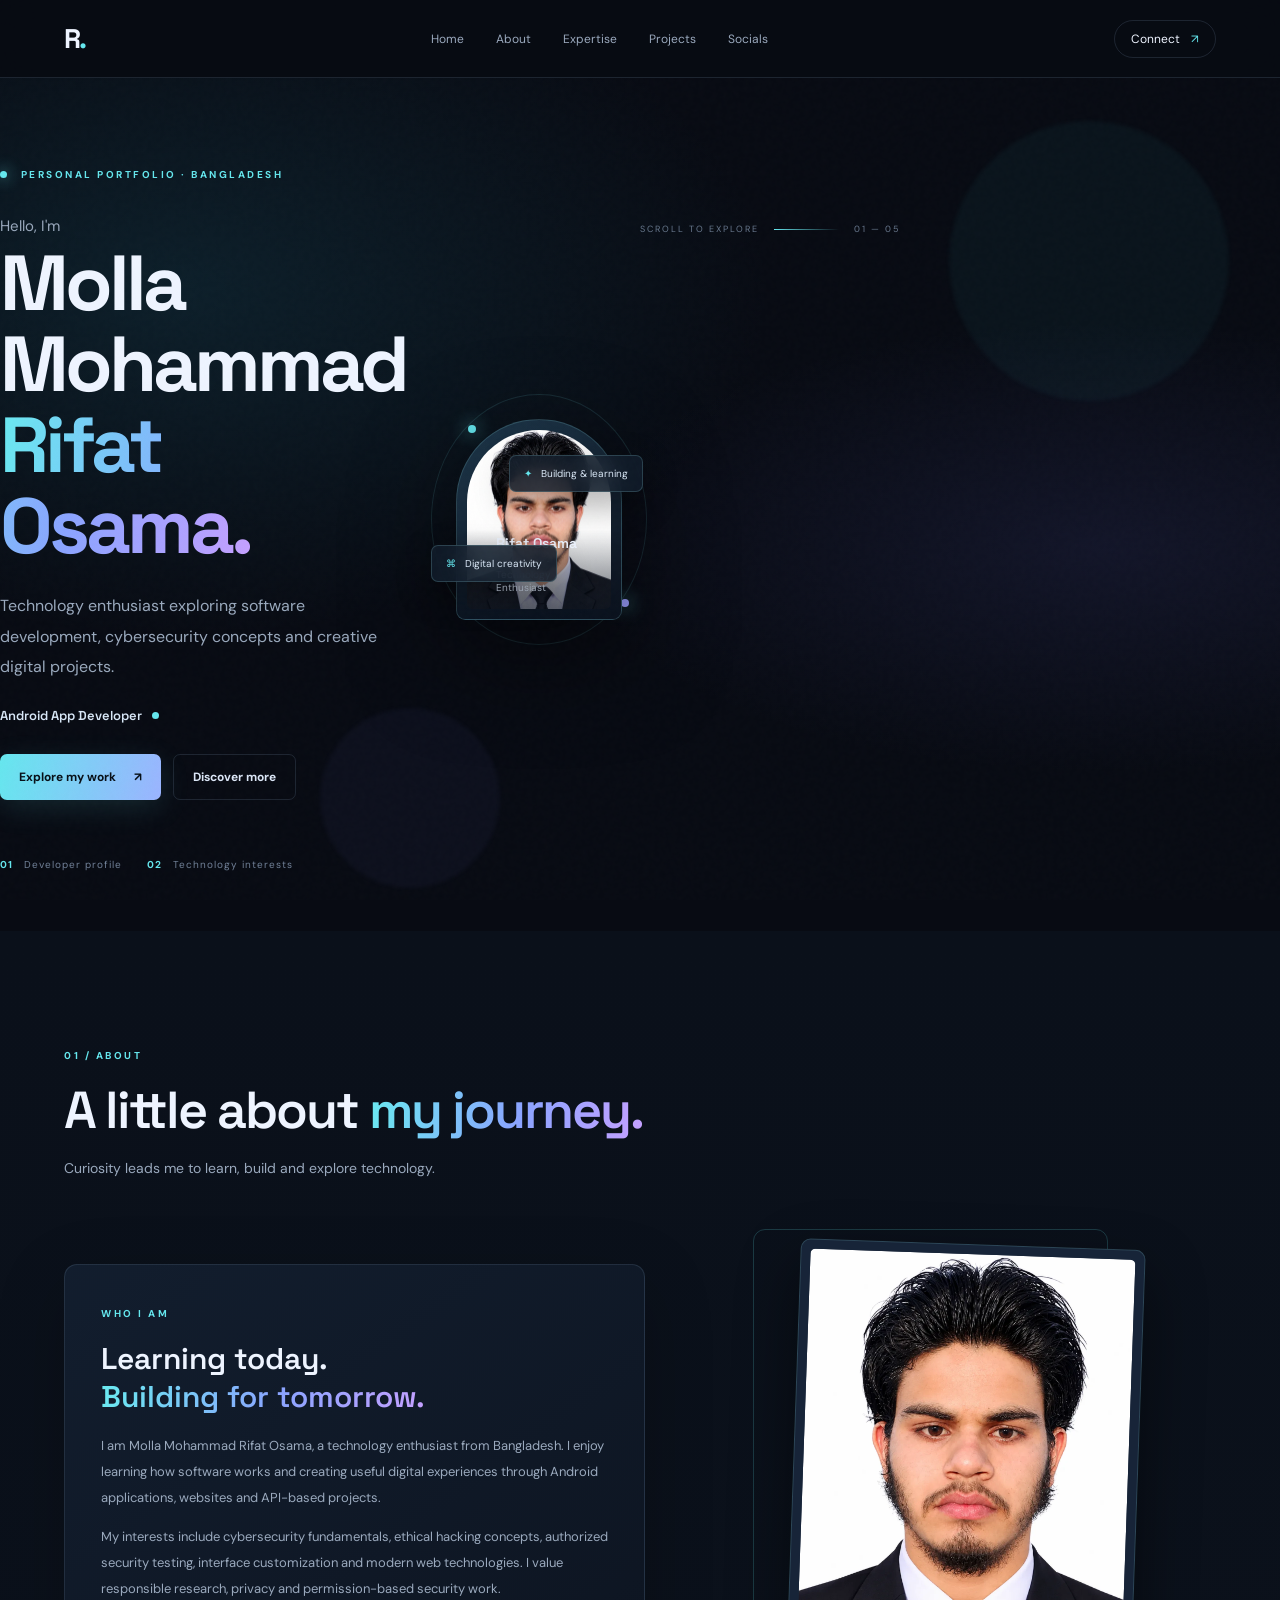
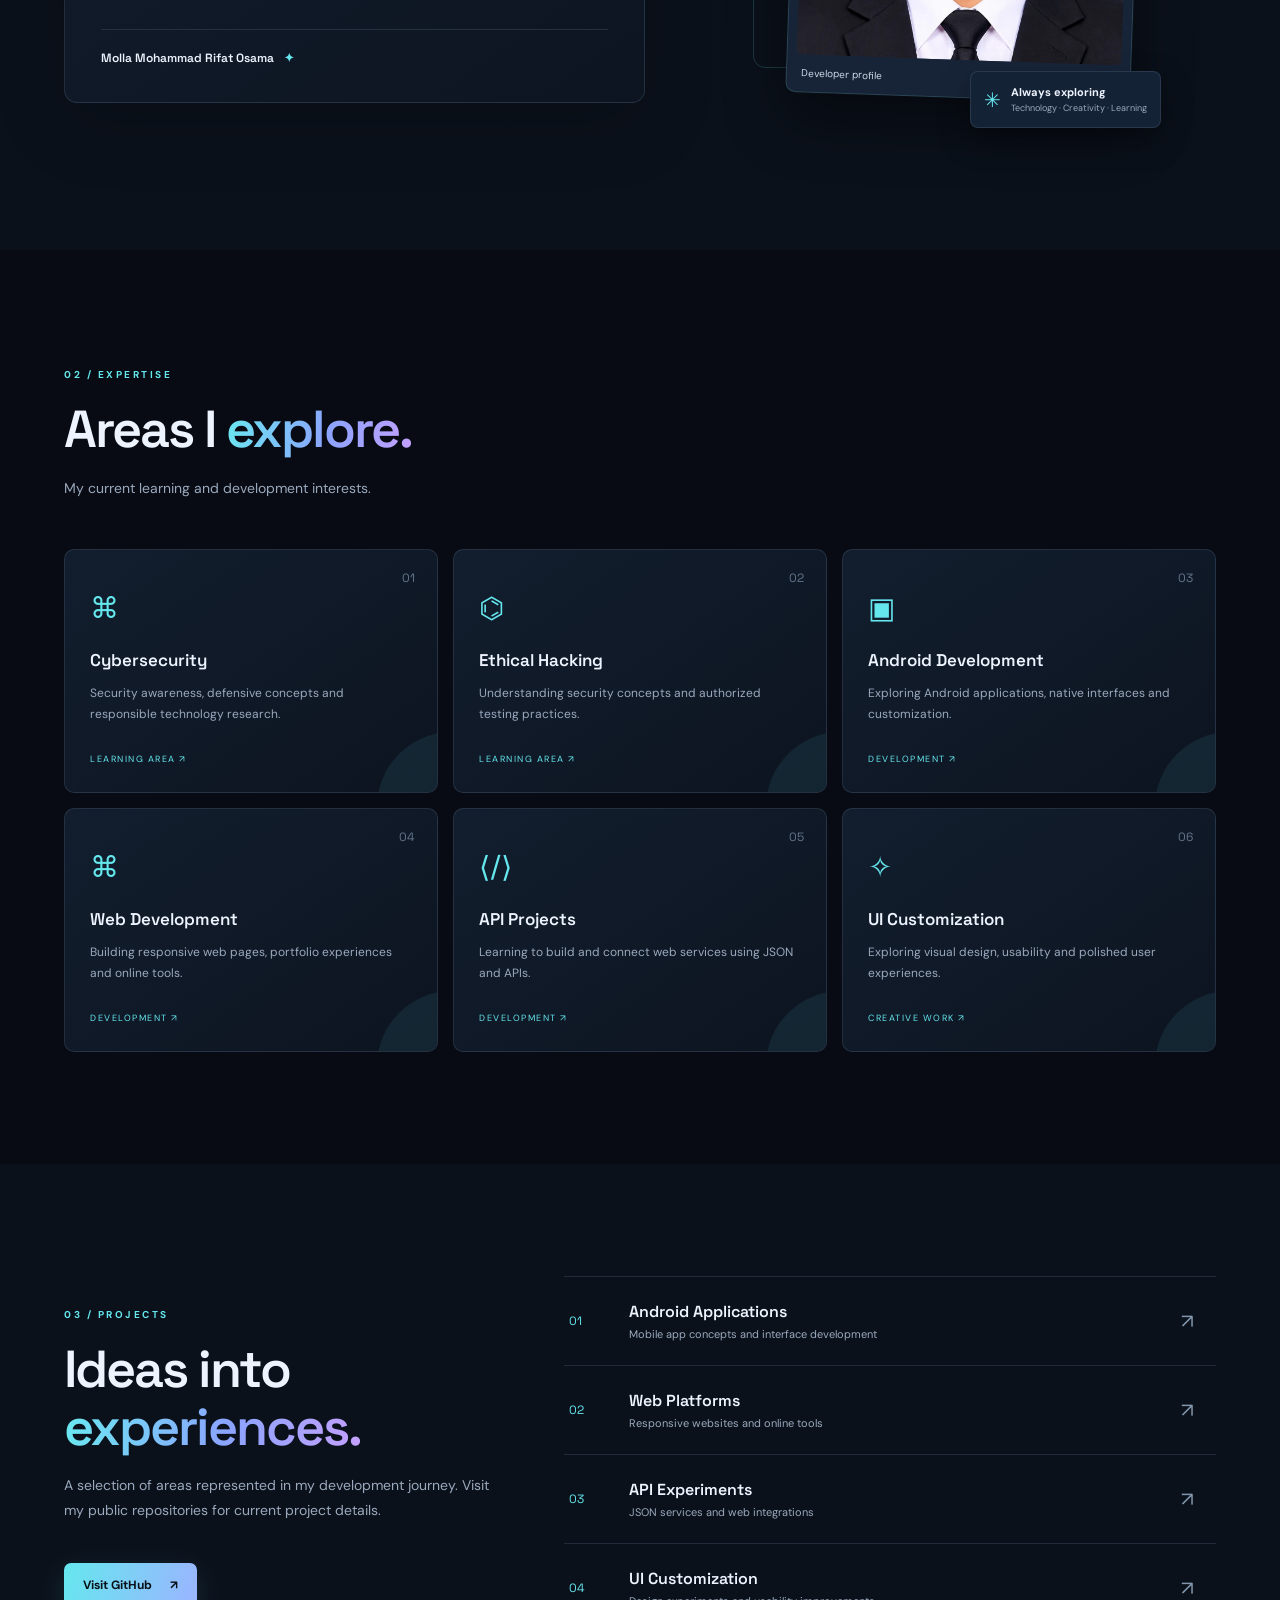
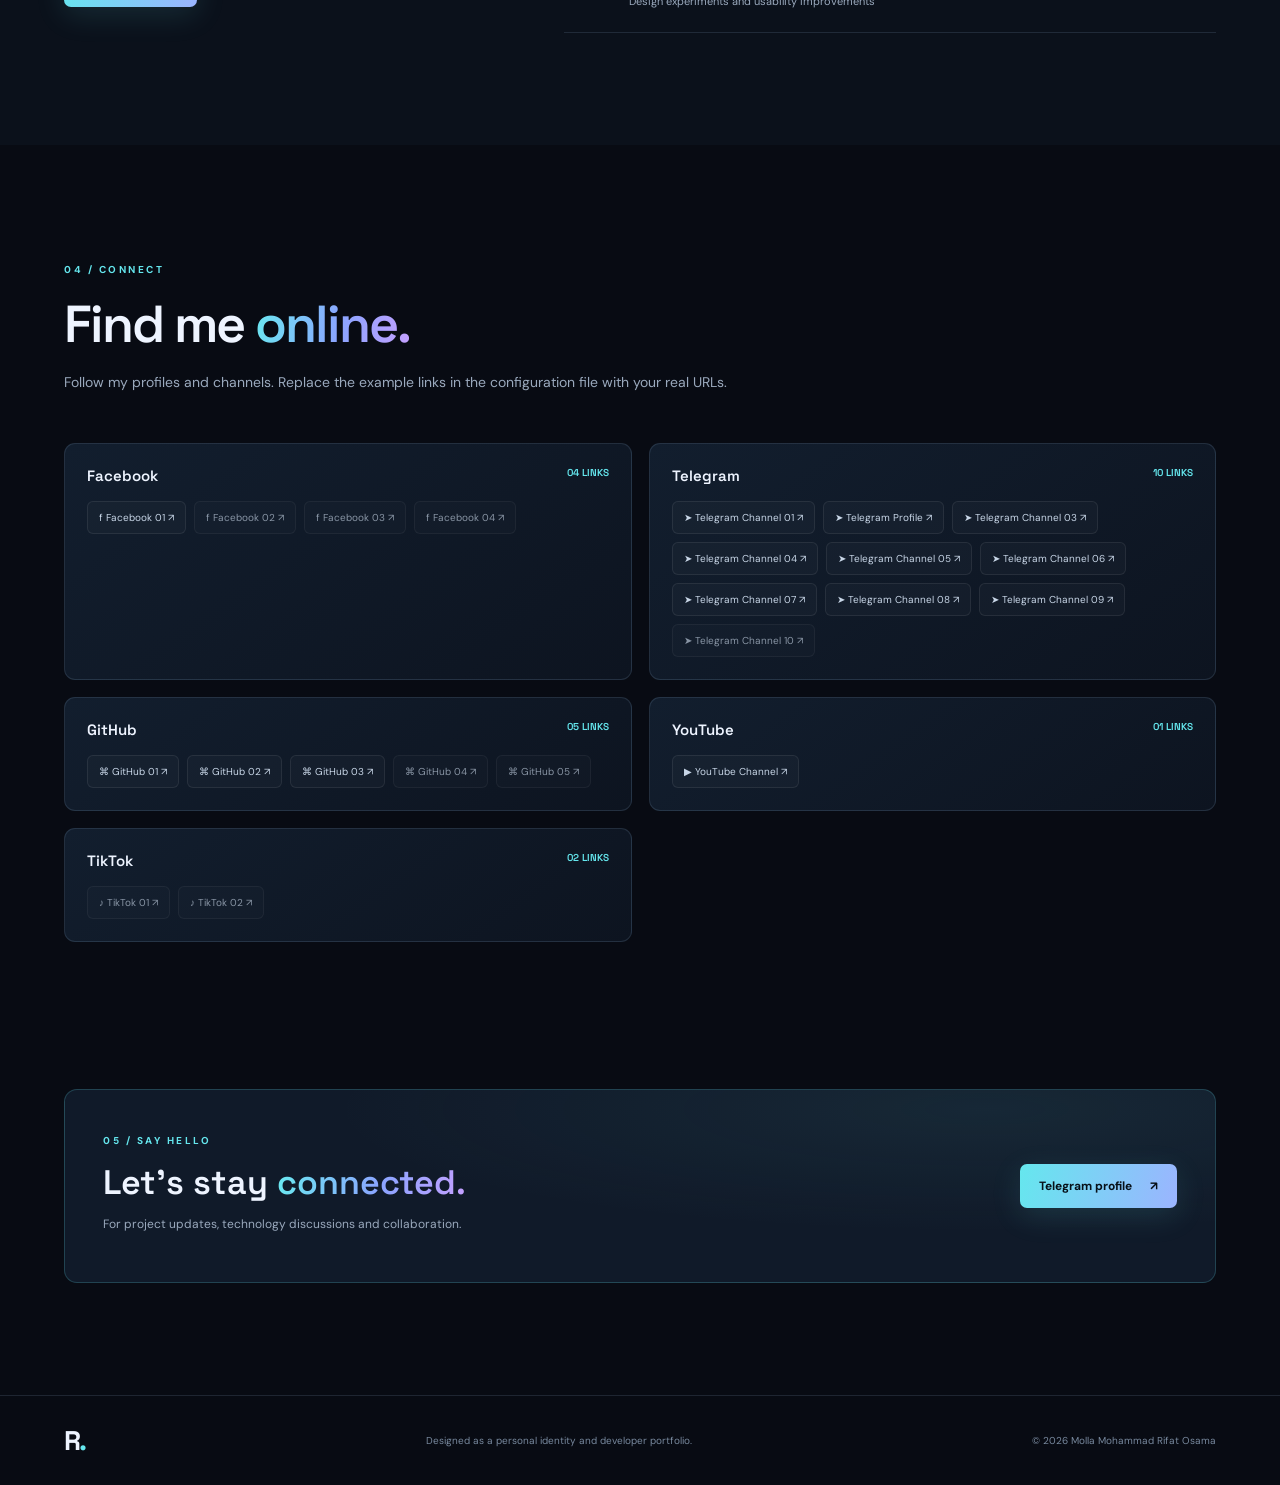
<file: index.html>
<!DOCTYPE html>
<html lang="en">
<head>
  <meta charset="UTF-8">
  <meta name="viewport" content="width=device-width, initial-scale=1">
  <meta name="theme-color" content="#080b13">
  <title>Molla Mohammad Rifat Osama | Official Portfolio</title>
  <meta name="description" content="Official portfolio of Molla Mohammad Rifat Osama from Bangladesh. Explore developer profile, technology interests, projects and social links.">
  <meta name="keywords" content="Molla Mohammad Rifat Osama, Rifat Osama, Bangladesh, developer, cybersecurity learner, Android development, web development">
  <meta name="author" content="Molla Mohammad Rifat Osama">
  <meta name="robots" content="index,follow,max-image-preview:large">
  <link rel="canonical" href="https://mollamohammadrifatosama.vercel.app/">
  <meta property="og:type" content="website">
  <meta property="og:title" content="Molla Mohammad Rifat Osama | Official Portfolio">
  <meta property="og:description" content="Personal identity, technology and development portfolio.">
  <meta property="og:url" content="https://mollamohammadrifatosama.vercel.app/">
  <meta property="og:image" content="https://mollamohammadrifatosama.vercel.app/assets/developer-portrait-1.webp">
  <meta name="twitter:card" content="summary_large_image">
  <meta name="twitter:title" content="Molla Mohammad Rifat Osama">
  <meta name="twitter:description" content="Official personal portfolio and social profiles.">
  <meta name="twitter:image" content="https://mollamohammadrifatosama.vercel.app/assets/developer-portrait-1.webp">
  <link rel="icon" href="assets/favicon.svg" type="image/svg+xml">
  <link rel="preconnect" href="https://fonts.googleapis.com">
  <link rel="preconnect" href="https://fonts.gstatic.com" crossorigin>
  <link href="https://fonts.googleapis.com/css2?family=DM+Sans:wght@400;500;600;700&family=Space+Grotesk:wght@400;500;600;700&display=swap" rel="stylesheet">
  <link rel="stylesheet" href="css/style.css">
  <script type="application/ld+json">
  {
    "@context":"https://schema.org",
    "@type":"Person",
    "name":"Molla Mohammad Rifat Osama",
    "url":"https://mollamohammadrifatosama.vercel.app/",
    "image":[
      "https://mollamohammadrifatosama.vercel.app/assets/developer-portrait-1.webp",
      "https://mollamohammadrifatosama.vercel.app/assets/developer-portrait-2.webp"
    ],
    "sameAs":[
      "https://www.facebook.com/Gazi.Molla.Mohammad.Rifat.Osama.Al.Ansari",
      "https://github.com/mrifatislam2008",
      "https://t.me/RiFAT_TECH_BD",
      "https://t.me/Molla_Mohammad_Rifat_Osama"
    ],
    "description":"Technology enthusiast interested in software development, cybersecurity learning and digital projects."
  }
  </script>
</head>
<body>
  <div class="noise" aria-hidden="true"></div>
  <div class="scroll-progress" id="scrollProgress"></div>
  <header class="site-header">
    <div class="container nav-wrap">
      <a class="brand" href="#home" aria-label="Rifat home">R<span>.</span></a>
      <button class="menu-toggle" id="menuToggle" aria-label="Open navigation" aria-expanded="false"><span></span><span></span><span></span></button>
      <nav class="nav" id="siteNav">
        <a href="#home">Home</a><a href="#about">About</a><a href="#expertise">Expertise</a><a href="#projects">Projects</a><a href="#social">Socials</a>
      </nav>
      <a class="nav-cta" href="#social">Connect <span>↗</span></a>
    </div>
  </header>

  <main>
    <section class="hero section" id="home">
      <div class="hero-orb orb-one"></div><div class="hero-orb orb-two"></div>
      <div class="container hero-grid">
        <div class="hero-copy reveal">
          <div class="eyebrow"><span class="pulse-dot"></span> PERSONAL PORTFOLIO · BANGLADESH</div>
          <p class="hero-pretitle">Hello, I'm</p>
          <h1>Molla Mohammad<br><span class="gradient-text">Rifat Osama.</span></h1>
          <p class="hero-description">Technology enthusiast exploring software development, cybersecurity concepts and creative digital projects.</p>
          <div class="role-line"><span id="roleText">Android App Developer</span><i></i></div>
          <div class="hero-actions">
            <a class="button button-primary" href="#projects">Explore my work <span>↗</span></a>
            <a class="button button-ghost" href="#about">Discover more</a>
          </div>
          <div class="hero-meta"><span><b>01</b> Developer profile</span><span><b>02</b> Technology interests</span></div>
        </div>
        <div class="hero-visual reveal">
          <div class="portrait-frame">
            <div class="portrait-glow"></div>
            <img src="assets/developer-portrait-1.webp" alt="Portrait of Molla Mohammad Rifat Osama" class="hero-portrait">
            <div class="portrait-caption"><span class="caption-dot"></span><div><strong>Rifat Osama</strong><small>Developer · Technology Enthusiast</small></div></div>
          </div>
          <div class="floating-chip chip-top"><span>✦</span> Building & learning</div>
          <div class="floating-chip chip-bottom"><span>⌘</span> Digital creativity</div>
          <div class="visual-ring"></div>
        </div>
      </div>
      <div class="hero-bottom container"><span>SCROLL TO EXPLORE</span><div class="scroll-line"></div><span>01 — 05</span></div>
    </section>

    <section class="section about-section" id="about">
      <div class="container">
        <div class="section-heading reveal"><span class="section-index">01 / ABOUT</span><h2>A little about <span class="gradient-text">my journey.</span></h2><p>Curiosity leads me to learn, build and explore technology.</p></div>
        <div class="about-grid">
          <div class="about-copy glass-card reveal">
            <span class="mini-label">WHO I AM</span>
            <h3>Learning today.<br><span class="gradient-text">Building for tomorrow.</span></h3>
            <p>I am Molla Mohammad Rifat Osama, a technology enthusiast from Bangladesh. I enjoy learning how software works and creating useful digital experiences through Android applications, websites and API-based projects.</p>
            <p>My interests include cybersecurity fundamentals, ethical hacking concepts, authorized security testing, interface customization and modern web technologies. I value responsible research, privacy and permission-based security work.</p>
            <div class="signature">Molla Mohammad Rifat Osama <span>✦</span></div>
          </div>
          <div class="photo-stack reveal">
            <figure class="photo-card photo-main"><img src="assets/developer-portrait-2.webp" alt="Second developer portrait of Molla Mohammad Rifat Osama"><figcaption>Developer profile <span>02 / 02</span></figcaption></figure>
            <div class="photo-note"><span class="note-icon">✳</span><div><strong>Always exploring</strong><small>Technology · Creativity · Learning</small></div></div>
          </div>
        </div>
      </div>
    </section>

    <section class="section expertise-section" id="expertise">
      <div class="container">
        <div class="section-heading reveal"><span class="section-index">02 / EXPERTISE</span><h2>Areas I <span class="gradient-text">explore.</span></h2><p>My current learning and development interests.</p></div>
        <div class="expertise-grid">
          <article class="expertise-card reveal"><span class="card-number">01</span><div class="expertise-icon">⌘</div><h3>Cybersecurity</h3><p>Security awareness, defensive concepts and responsible technology research.</p><span class="card-link">LEARNING AREA ↗</span></article>
          <article class="expertise-card reveal"><span class="card-number">02</span><div class="expertise-icon">⌬</div><h3>Ethical Hacking</h3><p>Understanding security concepts and authorized testing practices.</p><span class="card-link">LEARNING AREA ↗</span></article>
          <article class="expertise-card reveal"><span class="card-number">03</span><div class="expertise-icon">▣</div><h3>Android Development</h3><p>Exploring Android applications, native interfaces and customization.</p><span class="card-link">DEVELOPMENT ↗</span></article>
          <article class="expertise-card reveal"><span class="card-number">04</span><div class="expertise-icon">⌘</div><h3>Web Development</h3><p>Building responsive web pages, portfolio experiences and online tools.</p><span class="card-link">DEVELOPMENT ↗</span></article>
          <article class="expertise-card reveal"><span class="card-number">05</span><div class="expertise-icon">⟨/⟩</div><h3>API Projects</h3><p>Learning to build and connect web services using JSON and APIs.</p><span class="card-link">DEVELOPMENT ↗</span></article>
          <article class="expertise-card reveal"><span class="card-number">06</span><div class="expertise-icon">✧</div><h3>UI Customization</h3><p>Exploring visual design, usability and polished user experiences.</p><span class="card-link">CREATIVE WORK ↗</span></article>
        </div>
      </div>
    </section>

    <section class="section projects-section" id="projects">
      <div class="container projects-layout">
        <div class="section-heading reveal"><span class="section-index">03 / PROJECTS</span><h2>Ideas into <span class="gradient-text">experiences.</span></h2><p>A selection of areas represented in my development journey. Visit my public repositories for current project details.</p><a class="button button-primary" href="https://github.com/mrifatislam2008" target="_blank" rel="noopener">Visit GitHub <span>↗</span></a></div>
        <div class="project-list reveal">
          <a class="project-row" href="https://github.com/mrifatislam2008" target="_blank" rel="noopener"><span class="project-no">01</span><div><h3>Android Applications</h3><p>Mobile app concepts and interface development</p></div><span class="project-arrow">↗</span></a>
          <a class="project-row" href="https://github.com/mrifatislam2008" target="_blank" rel="noopener"><span class="project-no">02</span><div><h3>Web Platforms</h3><p>Responsive websites and online tools</p></div><span class="project-arrow">↗</span></a>
          <a class="project-row" href="https://github.com/mrifatislam2008" target="_blank" rel="noopener"><span class="project-no">03</span><div><h3>API Experiments</h3><p>JSON services and web integrations</p></div><span class="project-arrow">↗</span></a>
          <a class="project-row" href="https://github.com/mrifatislam2008" target="_blank" rel="noopener"><span class="project-no">04</span><div><h3>UI Customization</h3><p>Design experiments and usability improvements</p></div><span class="project-arrow">↗</span></a>
        </div>
      </div>
    </section>

    <section class="section social-section" id="social">
      <div class="container">
        <div class="section-heading reveal"><span class="section-index">04 / CONNECT</span><h2>Find me <span class="gradient-text">online.</span></h2><p>Follow my profiles and channels. Replace the example links in the configuration file with your real URLs.</p></div>
        <div id="socialGroups" class="social-groups"></div>
      </div>
    </section>

    <section class="section contact-section">
      <div class="container contact-box reveal"><div><span class="section-index">05 / SAY HELLO</span><h2>Let's stay <span class="gradient-text">connected.</span></h2><p>For project updates, technology discussions and collaboration.</p></div><a class="button button-primary" href="https://t.me/Molla_Mohammad_Rifat_Osama" target="_blank" rel="noopener">Telegram profile <span>↗</span></a></div>
    </section>
  </main>

  <footer class="site-footer"><div class="container footer-inner"><a class="brand" href="#home">R<span>.</span></a><p>Designed as a personal identity and developer portfolio.</p><span>© <span id="year"></span> Molla Mohammad Rifat Osama</span></div></footer>
  <button class="back-top" id="backTop" aria-label="Back to top">↑</button>
  <script src="js/links.js"></script>
  <script src="js/main.js"></script>
</body>
</html>
</file>
<file: css/style.css>
:root{--bg:#080b13;--surface:#101725;--surface2:#141e2e;--text:#eef4ff;--muted:#9aa9bd;--cyan:#65e7ee;--blue:#829bff;--line:rgba(151,184,220,.15);--font:'DM Sans',sans-serif;--display:'Space Grotesk',sans-serif}
*{box-sizing:border-box}html{scroll-behavior:smooth;scroll-padding-top:90px}body{margin:0;background:var(--bg);color:var(--text);font-family:var(--font);overflow-x:hidden}a{color:inherit;text-decoration:none}button{font:inherit}.container{width:min(1160px,90%);margin:auto}.noise{position:fixed;inset:0;pointer-events:none;z-index:10;opacity:.035;background-image:url("data:image/svg+xml,%3Csvg viewBox='0 0 180 180' xmlns='http://www.w3.org/2000/svg'%3E%3Cfilter id='n'%3E%3CfeTurbulence type='fractalNoise' baseFrequency='.9' numOctaves='3' stitchTiles='stitch'/%3E%3C/filter%3E%3Crect width='100%25' height='100%25' filter='url(%23n)' opacity='.5'/%3E%3C/svg%3E")}.scroll-progress{position:fixed;top:0;left:0;height:3px;width:0;background:linear-gradient(90deg,var(--cyan),var(--blue));z-index:200}.site-header{height:78px;position:sticky;top:0;z-index:100;background:rgba(8,11,19,.82);backdrop-filter:blur(18px);border-bottom:1px solid var(--line)}.nav-wrap{height:100%;display:flex;align-items:center;justify-content:space-between}.brand{font:700 27px var(--display);letter-spacing:-2px}.brand span{color:var(--cyan)}.nav{display:flex;gap:32px}.nav a{font-size:12px;color:var(--muted);transition:.25s}.nav a:hover,.nav a.active{color:var(--cyan)}.nav-cta{border:1px solid var(--line);padding:10px 16px;border-radius:30px;font-size:12px}.nav-cta span{color:var(--cyan);margin-left:8px}.menu-toggle{display:none;background:none;border:0;padding:8px}.menu-toggle span{display:block;width:23px;height:2px;background:white;margin:5px}.section{position:relative;padding:112px 0}.hero{min-height:690px;display:flex;align-items:center;overflow:hidden;padding:90px 0 60px;background:radial-gradient(ellipse at 14% 25%,rgba(32,112,135,.2),transparent 38%),radial-gradient(ellipse at 86% 55%,rgba(75,76,155,.16),transparent 34%)}.hero-grid{display:grid;grid-template-columns:1.1fr .9fr;align-items:center;gap:50px;position:relative;z-index:2}.eyebrow,.section-index,.mini-label{font-size:10px;font-weight:700;letter-spacing:2.5px;color:var(--cyan)}.pulse-dot,.caption-dot{display:inline-block;width:7px;height:7px;border-radius:50%;background:var(--cyan);margin-right:9px;box-shadow:0 0 15px var(--cyan)}.hero-pretitle{color:var(--muted);margin:35px 0 7px;font-size:15px}.hero h1{font:700 clamp(44px,6.4vw,78px)/1.04 var(--display);letter-spacing:-4px;margin:0 0 24px}.gradient-text{background:linear-gradient(100deg,#69eaf0 0%,#8ba4ff 55%,#c5a0ff 100%);color:transparent;background-clip:text;-webkit-background-clip:text}.hero-description{max-width:550px;color:var(--muted);font-size:16px;line-height:1.9}.role-line{display:flex;align-items:center;gap:10px;color:#d9e8f8;font:600 13px var(--display);margin:24px 0}.role-line i{width:7px;height:7px;background:var(--cyan);border-radius:50%;animation:blink 1s infinite}.hero-actions{display:flex;gap:12px;flex-wrap:wrap;margin-top:30px}.button{display:inline-flex;align-items:center;gap:18px;padding:14px 19px;border-radius:7px;font-size:12px;font-weight:700;transition:transform .25s,box-shadow .25s}.button:hover{transform:translateY(-4px)}.button-primary{color:#071018;background:linear-gradient(105deg,var(--cyan),#9bb4ff);box-shadow:0 8px 30px #65e7ee20}.button-primary:hover{box-shadow:0 12px 35px #65e7ee40}.button-ghost{border:1px solid var(--line);color:#dce7f7}.hero-meta{display:flex;gap:25px;margin-top:58px;color:#718198;font-size:10px;letter-spacing:1px}.hero-meta b{color:var(--cyan);margin-right:7px}.hero-visual{position:relative;max-width:430px;margin:auto}.portrait-frame{position:relative;z-index:2;padding:10px;border:1px solid #83cbd333;border-radius:190px 190px 22px 22px;background:linear-gradient(145deg,#1b3447,#0e1420);box-shadow:0 30px 100px #0008;overflow:hidden}.hero-portrait{display:block;width:100%;aspect-ratio:4/5;object-fit:cover;object-position:center 25%;border-radius:180px 180px 15px 15px;filter:saturate(.9)}.portrait-glow{position:absolute;inset:0;background:linear-gradient(180deg,transparent 55%,#08101cbb);z-index:1;pointer-events:none}.portrait-caption{position:absolute;z-index:3;bottom:25px;left:25px;right:25px;display:flex;align-items:center;gap:10px}.caption-dot{margin:0}.portrait-caption strong,.portrait-caption small{display:block}.portrait-caption strong{font:600 14px var(--display)}.portrait-caption small{font-size:10px;color:#bdc9d8;margin-top:3px}.visual-ring{position:absolute;inset:-25px;border:1px solid #70d9e022;border-radius:50%;animation:spin 30s linear infinite}.visual-ring:before,.visual-ring:after{content:"";position:absolute;width:8px;height:8px;border-radius:50%;background:var(--cyan);box-shadow:0 0 18px var(--cyan)}.visual-ring:before{top:12%;left:17%}.visual-ring:after{bottom:15%;right:8%;background:#9a9dff}.floating-chip{position:absolute;z-index:4;padding:11px 14px;border:1px solid #87c9d638;border-radius:7px;background:#111d2bd9;backdrop-filter:blur(12px);font-size:10px;color:#dbe9f8;box-shadow:0 12px 35px #0005;animation:float 5s ease-in-out infinite}.floating-chip span{color:var(--cyan);margin-right:6px}.chip-top{top:18%;right:-13%;}.chip-bottom{bottom:19%;left:-15%;animation-delay:-2s}.hero-orb{position:absolute;border-radius:50%;filter:blur(2px);pointer-events:none}.orb-one{width:280px;height:280px;right:4%;top:5%;background:#53dce90b;animation:breathe 7s infinite}.orb-two{width:180px;height:180px;left:25%;bottom:5%;background:#8e85ff0b;animation:breathe 9s infinite reverse}.hero-bottom{display:flex;align-items:center;gap:15px;color:#68788d;font-size:9px;letter-spacing:2px;margin-top:55px}.scroll-line{width:65px;height:1px;background:linear-gradient(90deg,var(--cyan),transparent)}.section-heading{max-width:680px;margin-bottom:48px}.section-heading h2{font:600 clamp(34px,5vw,52px)/1.12 var(--display);letter-spacing:-2px;margin:17px 0}.section-heading>p{color:var(--muted);font-size:14px;line-height:1.8}.about-section{background:linear-gradient(180deg,#0a101a,#0b111b)}.about-grid{display:grid;grid-template-columns:1.05fr .95fr;gap:45px;align-items:center}.glass-card{padding:36px;border:1px solid var(--line);background:linear-gradient(145deg,#142133cc,#0e1623cc);border-radius:13px;box-shadow:0 20px 70px #0003}.glass-card h3{font:600 30px/1.25 var(--display);margin:18px 0}.glass-card p{color:var(--muted);font-size:13px;line-height:2}.signature{margin-top:27px;padding-top:20px;border-top:1px solid var(--line);font:600 12px var(--display)}.signature span{color:var(--cyan);margin-left:7px}.photo-stack{position:relative;max-width:400px;margin:auto;padding:15px 15px 40px 40px}.photo-stack:before{content:"";position:absolute;inset:0 45px 70px 0;border:1px solid #62dfe733;border-radius:12px}.photo-card{position:relative;margin:0;padding:9px;background:#172438;border:1px solid #83cbd333;border-radius:10px;transform:rotate(2deg);box-shadow:0 25px 60px #0007}.photo-card img{display:block;width:100%;aspect-ratio:4/5;object-fit:cover;border-radius:5px;object-position:center 25%}.photo-card figcaption{display:flex;justify-content:space-between;padding:12px 5px 3px;font-size:10px;color:#cbd8e8}.photo-card figcaption span{color:var(--cyan)}.photo-note{position:absolute;right:-8px;bottom:10px;display:flex;gap:10px;align-items:center;padding:13px;background:#142235;border:1px solid var(--line);border-radius:8px;box-shadow:0 12px 30px #0006}.note-icon{color:var(--cyan);font-size:20px}.photo-note strong,.photo-note small{display:block}.photo-note strong{font-size:11px}.photo-note small{font-size:9px;color:var(--muted);margin-top:3px}.expertise-grid{display:grid;grid-template-columns:repeat(3,1fr);gap:15px}.expertise-card{position:relative;min-height:240px;padding:25px;border:1px solid var(--line);background:linear-gradient(145deg,#121e2e,#0d1420);border-radius:10px;overflow:hidden;transition:.35s}.expertise-card:after{content:"";position:absolute;width:150px;height:150px;right:-90px;bottom:-90px;border-radius:50%;background:#55e8f015;transition:.4s}.expertise-card:hover{transform:translateY(-7px);border-color:#65e7ee77;box-shadow:0 18px 45px #0004}.expertise-card:hover:after{transform:scale(2)}.card-number{position:absolute;right:22px;top:20px;color:#64758b;font:12px var(--display)}.expertise-icon{font-size:29px;color:var(--cyan);margin:14px 0 22px}.expertise-card h3{font:600 17px var(--display);margin:0 0 10px}.expertise-card p{font-size:12px;color:var(--muted);line-height:1.8;min-height:44px}.card-link{display:inline-block;margin-top:14px;color:var(--cyan);font-size:9px;letter-spacing:1.5px}.projects-section{background:#0b111b}.projects-layout{display:grid;grid-template-columns:.8fr 1.2fr;gap:65px;align-items:center}.projects-layout .section-heading{margin:0}.projects-layout .section-heading .button{margin-top:25px}.project-list{border-top:1px solid var(--line)}.project-row{display:grid;grid-template-columns:45px 1fr 30px;gap:15px;align-items:center;padding:24px 5px;border-bottom:1px solid var(--line);transition:.25s}.project-row:hover{padding-left:15px;background:linear-gradient(90deg,#65e7ee0b,transparent)}.project-no{color:var(--cyan);font:12px var(--display)}.project-row h3{font:600 16px var(--display);margin:0 0 5px}.project-row p{font-size:11px;color:var(--muted);margin:0}.project-arrow{font-size:20px;color:#8297ad}.social-groups{display:grid;grid-template-columns:repeat(2,1fr);gap:17px}.social-group{border:1px solid var(--line);border-radius:11px;background:linear-gradient(145deg,#121e2e,#0d1420);padding:22px}.social-group h3{font:600 15px var(--display);margin:0 0 16px;display:flex;justify-content:space-between}.social-group h3 span{color:var(--cyan);font-size:10px}.social-links{display:flex;flex-wrap:wrap;gap:8px}.social-link{display:inline-flex;align-items:center;gap:7px;padding:9px 11px;border:1px solid #ffffff13;border-radius:6px;background:#ffffff06;color:#c8d6e7;font-size:10px;transition:.2s}.social-link:hover{border-color:#65e7ee66;color:var(--cyan);background:#65e7ee0b}.social-link .arrow{color:var(--cyan)}.contact-section{padding-top:35px}.contact-box{display:flex;justify-content:space-between;align-items:center;gap:25px;padding:38px;border:1px solid #65e7ee33;border-radius:13px;background:radial-gradient(ellipse at 80% 10%,#4f9ca41b,transparent 50%),#101a29}.contact-box h2{font:600 34px var(--display);margin:12px 0}.contact-box p{font-size:12px;color:var(--muted)}.site-footer{border-top:1px solid var(--line);padding:27px 0}.footer-inner{display:flex;align-items:center;justify-content:space-between;gap:20px}.footer-inner p,.footer-inner>span{font-size:10px;color:#78899e}.back-top{position:fixed;right:22px;bottom:22px;width:42px;height:42px;border-radius:50%;border:1px solid #65e7ee55;background:#142438;color:var(--cyan);font-size:20px;cursor:pointer;opacity:0;pointer-events:none;transform:translateY(10px);transition:.25s;z-index:50}.back-top.show{opacity:1;pointer-events:auto;transform:none}.reveal{opacity:0;transform:translateY(28px);transition:opacity .8s ease,transform .8s cubic-bezier(.2,.7,.2,1)}.reveal.visible{opacity:1;transform:none}.expertise-card:nth-child(2),.project-row:nth-child(2){transition-delay:.06s}.expertise-card:nth-child(3){transition-delay:.12s}.expertise-card:nth-child(4){transition-delay:.18s}.expertise-card:nth-child(5){transition-delay:.24s}.expertise-card:nth-child(6){transition-delay:.3s}@keyframes float{0%,100%{transform:translateY(0)}50%{transform:translateY(-12px)}}@keyframes spin{to{transform:rotate(360deg)}}@keyframes breathe{0%,100%{transform:scale(1);opacity:.5}50%{transform:scale(1.2);opacity:1}}@keyframes blink{50%{opacity:.2}}@media(max-width:900px){.hero-grid{gap:25px}.hero h1{letter-spacing:-2px}.expertise-grid{grid-template-columns:repeat(2,1fr)}.projects-layout{gap:35px}.about-grid{gap:25px}}@media(max-width:680px){.site-header{height:68px}.menu-toggle{display:block;margin-left:auto}.nav{display:none;position:absolute;top:67px;left:0;right:0;padding:18px 5%;background:#0c1420;border-bottom:1px solid var(--line);flex-direction:column;gap:18px}.nav.open{display:flex}.nav-cta{margin-left:0}.nav-wrap{gap:15px}.hero{padding:65px 0 45px;min-height:auto}.hero-grid{grid-template-columns:1fr;gap:50px}.hero-copy{order:1}.hero-visual{order:2;width:min(85%,360px)}.hero h1{font-size:clamp(43px,12vw,65px)}.hero-meta{margin-top:35px;gap:15px;flex-wrap:wrap}.chip-top{right:-9%}.chip-bottom{left:-9%}.hero-bottom{margin-top:35px}.section{padding:75px 0}.about-grid,.projects-layout{grid-template-columns:1fr}.photo-stack{width:min(90%,370px);margin-top:15px}.glass-card{padding:24px}.expertise-grid{grid-template-columns:1fr 1fr;gap:10px}.expertise-card{padding:17px;min-height:225px}.expertise-card h3{font-size:15px}.expertise-card p{font-size:11px}.projects-layout{gap:35px}.social-groups{grid-template-columns:1fr}.contact-box{padding:25px;align-items:flex-start;flex-direction:column}.footer-inner{flex-wrap:wrap}.footer-inner p{order:3;width:100%;margin:0}}@media(max-width:390px){.expertise-grid{grid-template-columns:1fr}.hero-actions .button{width:100%;justify-content:center}.hero h1{font-size:41px}.hero-meta{font-size:9px}}
@media(prefers-reduced-motion:reduce){*,*:before,*:after{scroll-behavior:auto!important;animation-duration:.01ms!important;animation-iteration-count:1!important;transition-duration:.01ms!important}.reveal{opacity:1;transform:none}}
</file>
